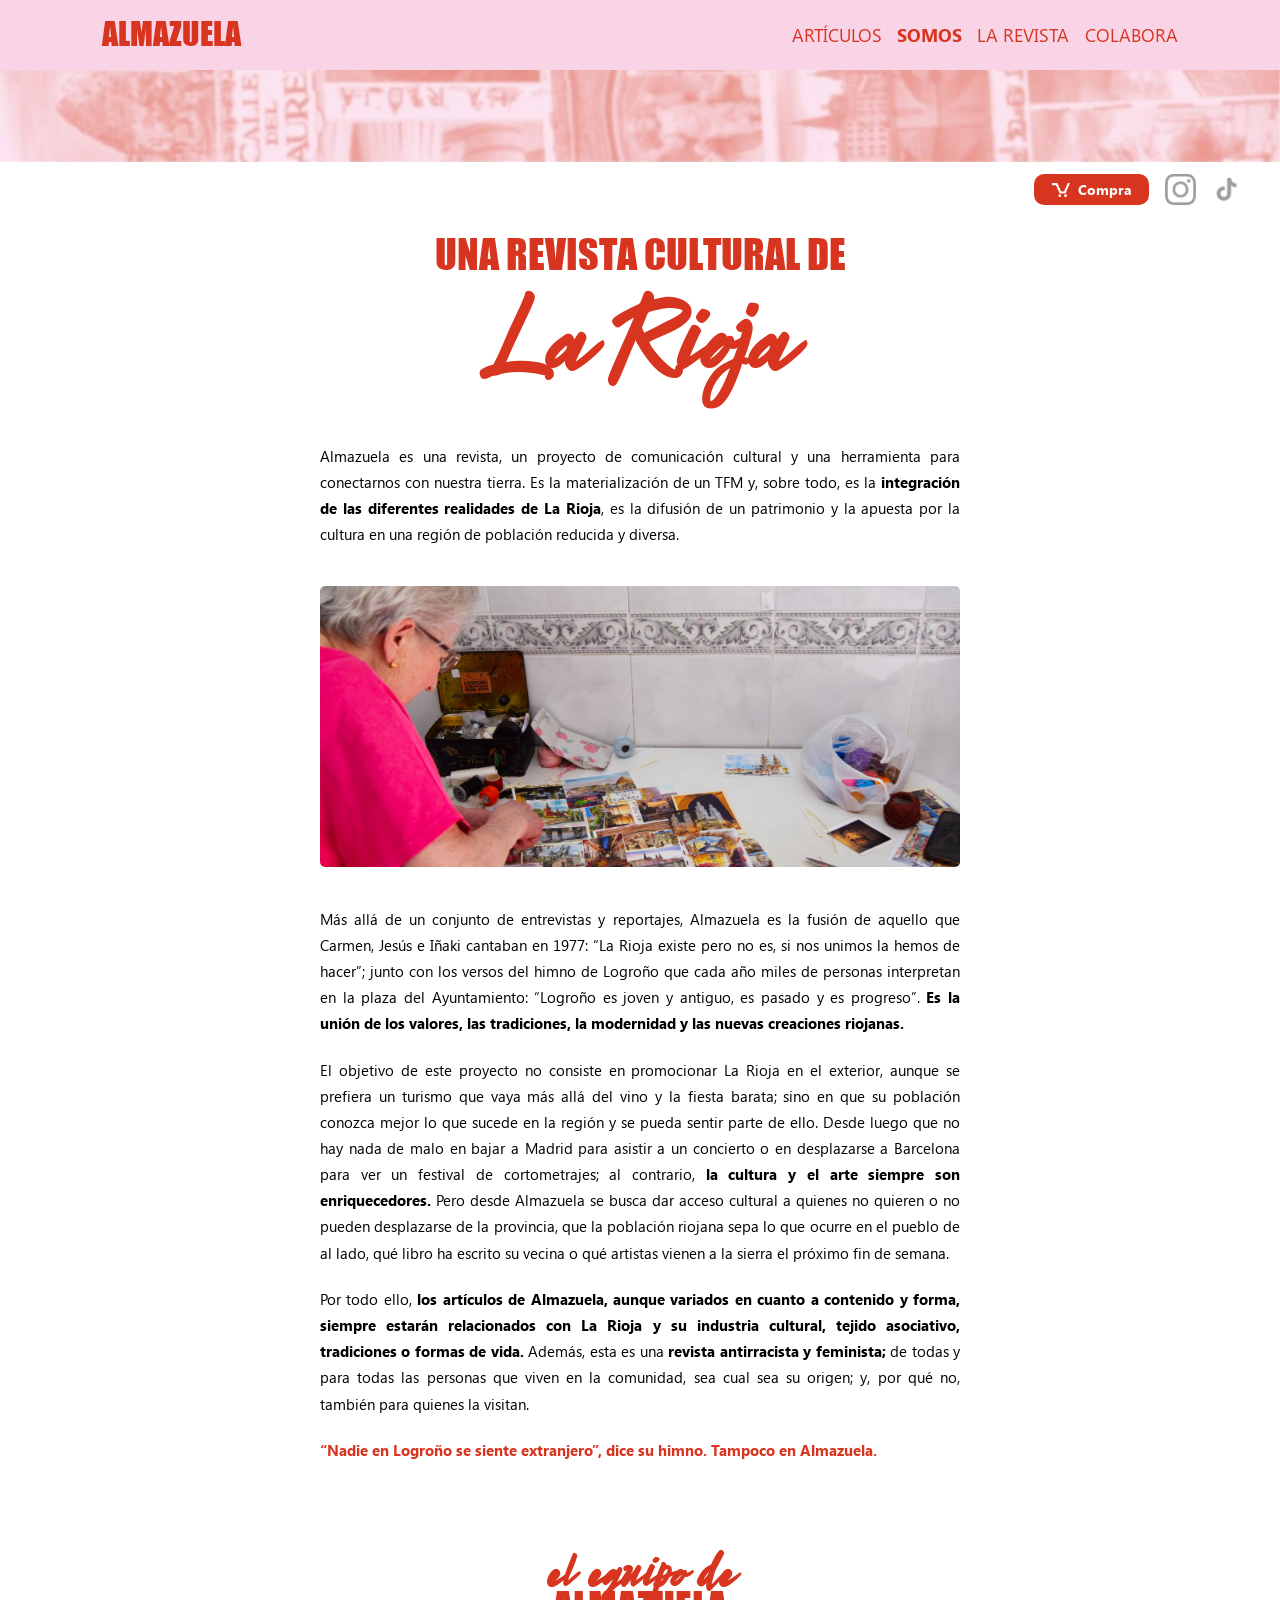
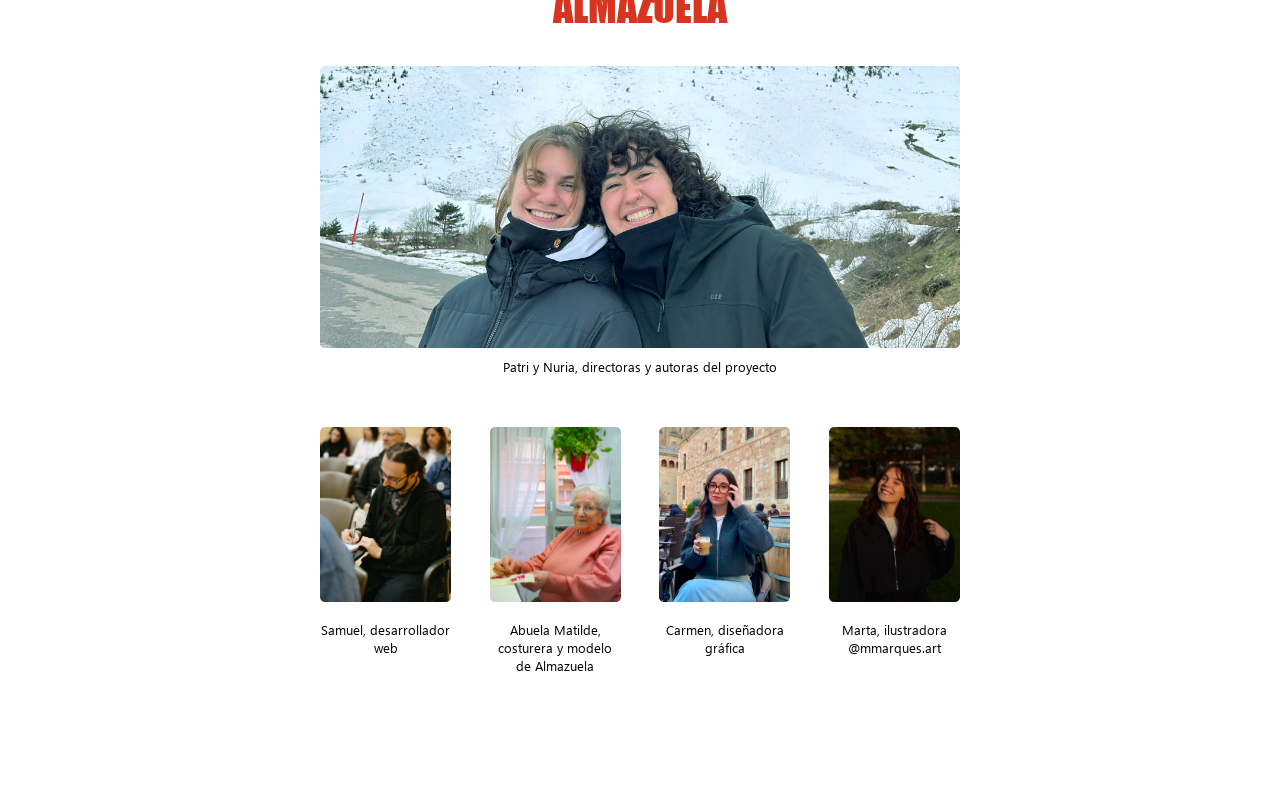
<file: aboutUs.html>
<!DOCTYPE html>
<html lang="es">
<head>
    <meta charset="UTF-8">
    <meta name="viewport" content="width=device-width, initial-scale=1.0" /> 
    <meta name="color-scheme" content="light only">
    <meta name="supported-color-schemes" content="light">

    <title>Somos · Almazuela</title>
    <link rel="icon" type="image/png" href="img/logo128.png">
    <link rel="stylesheet" href="css/styles.css">
</head>

<body>
    <header id="js-header">
        <h1 id="logo">
            <a href="aboutUs.html">ALMAZUELA</a>
        </h1>

        <button class="menu-toggle" id="menuToggle">☰</button>

        <nav id="mobileMenu">
            <a class="headerLink" href="index.html">ARTÍCULOS</a>
            <a class="headerLinkSelected">SOMOS</a>
            <a class="headerLink" href="magazine.html">LA REVISTA</a>
            <a class="headerLink" href="collaborate.html">COLABORA</a>
        </nav>
    </header>

    <div class="flag">
        <img class="flag-img" src="img/Header.png" alt="flag"/>

        <div class="social-bar"> 
            <a href="https://forms.gle/xrF73XdyJ59eAeHt8" class="shop-btn">
                <img src="img/Shop.png" alt="Shop" class="shop-icon">
                <span>Compra</span>
            </a>
            <a href="https://www.instagram.com/almazuelarevista/" target="_blank">
                <img src="img/Instagram.png" alt="Instagram" class="social-icon">
            </a>
            <a href="https://www.tiktok.com/discover/almazuela">
                <img src="img/Tiktok.png" alt="Tiktok" class="social-icon">
            </a>
        </div>
    </div>

    <section class="about-wrapper">

        <h1 class="about-title">UNA REVISTA CULTURAL DE</h1>
        <h1 class="about-title-2">La Rioja</h1>

        <p class="about-body">
            Almazuela es una revista, un proyecto de comunicación cultural y una herramienta para conectarnos con nuestra tierra. Es la materialización de un TFM y, sobre todo, es la <strong>integración de las diferentes realidades de La Rioja</strong>, es la difusión de un patrimonio y la apuesta por la cultura en una región de población reducida y diversa.
        </p>

        <img class="about-image" src="img/aboutus1.png" alt="Nuria y Patri">

        <p class="about-body-2">
            Más allá de un conjunto de entrevistas y reportajes, Almazuela es la fusión de aquello que Carmen, Jesús e Iñaki cantaban en 1977: “La Rioja existe pero no es, si nos unimos la hemos de hacer”; junto con los versos del himno de Logroño que cada año miles de personas interpretan en la plaza del Ayuntamiento: “Logroño es joven y antiguo, es pasado y es progreso”.  
            <strong>Es la unión de los valores, las tradiciones, la modernidad y las nuevas creaciones riojanas.</strong>
        </p>

        <p class="about-body-2">
            El objetivo de este proyecto no consiste en promocionar La Rioja en el exterior, aunque se prefiera un turismo que vaya más allá del vino y la fiesta barata; sino en que su población conozca mejor lo que sucede en la región y se pueda sentir parte de ello. Desde luego que no hay nada de malo en bajar a Madrid para asistir a un concierto o en desplazarse a Barcelona para ver un festival de cortometrajes; al contrario, <strong>la cultura y el arte siempre son enriquecedores.</strong> Pero desde Almazuela se busca dar acceso cultural a quienes no quieren o no pueden desplazarse de la provincia, que la población riojana sepa lo que ocurre en el pueblo de al lado, qué libro ha escrito su vecina o qué artistas vienen a la sierra el próximo fin de semana.
        </p>

        <p class="about-body-2">
            Por todo ello, <strong>los artículos de Almazuela, aunque variados en cuanto a contenido y forma, siempre estarán relacionados con La Rioja y su industria cultural, tejido asociativo, tradiciones o formas de vida.</strong> Además, esta es una <strong>revista antirracista y feminista;</strong> de todas y para todas las personas que viven en la comunidad, sea cual sea su origen; y, por qué no, también para quienes la visitan.
        </p>

        <p class="about-body-3">
            <strong>“Nadie en Logroño se siente extranjero”, dice su himno. Tampoco en Almazuela.</strong>
        </p>

    </section>

    <section class="about-wrapper">

        <h1 class="about-title-3">el equipo de</h1>
        <h1 class="about-title-4">ALMAZUELA</h1>

        <img class="team-leader" src="img/nuriaypatri1.png" alt="Nuria y Patri">
        <p class="team-role">Patri y Nuria, directoras y autoras del proyecto</p>

        <div class="team-section">

            <div class="team-member">
                <img src="img/Samuel.JPG" alt="Samuel">
                <p class="team-role">Samuel, desarrollador web</p>
            </div>

            <div class="team-member">
                <img src="img/matilde.png" alt="Matilde">
                <p class="team-role">Abuela Matilde, costurera y modelo de Almazuela</p>
            </div>

            <div class="team-member">
                <img src="img/Carmen.JPG" alt="Carmen">
                <p class="team-role">Carmen, diseñadora gráfica</p>
            </div>
            
            <div class="team-member">
                <img src="img/marta.jpeg" alt="Marta">
                <p class="team-role">Marta, ilustradora @mmarques.art</p>
            </div>
        </div>

    </section>

    <script src="js/header.js"></script>

</body>
</html>
</file>
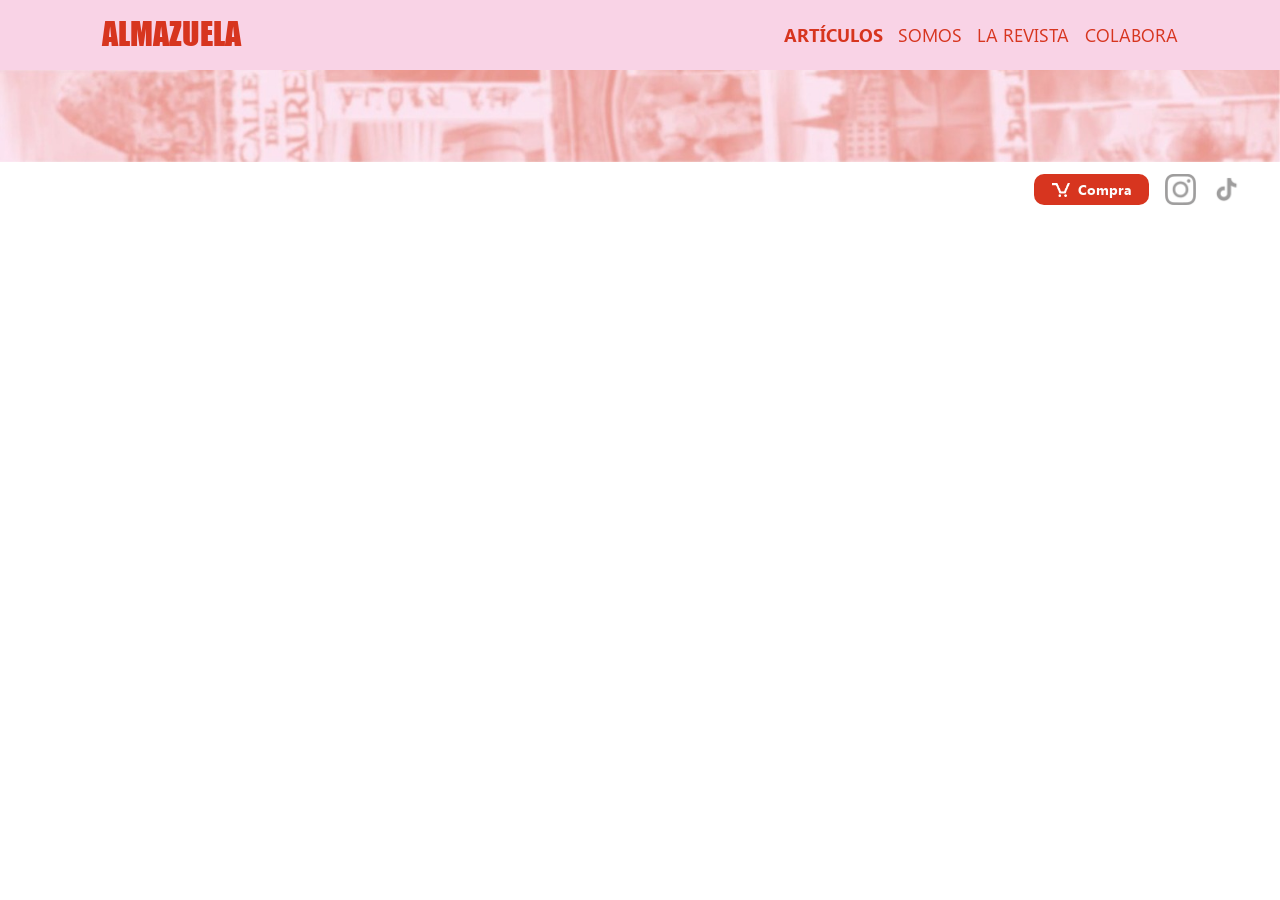
<file: article.html>
<!DOCTYPE html>
<html lang="es">
<head>
    <meta charset="UTF-8">
    <meta name="viewport" content="width=device-width, initial-scale=1.0" /> 
    <meta name="color-scheme" content="light only">
    <meta name="supported-color-schemes" content="light">

    <title>Artículo</title>
    <link rel="stylesheet" href="css/styles.css">
    <link rel="icon" type="image/png" href="img/logo128.png">
</head>

<body>
    <header id="js-header">
        <h1 id="logo">
            <a href="aboutUs.html">ALMAZUELA</a>
        </h1>

        <button class="menu-toggle" id="menuToggle">☰</button>

        <nav id="mobileMenu">
            <a class="headerLinkSelected" href="index.html">ARTÍCULOS</a>
            <a class="headerLink" href="aboutUs.html">SOMOS</a>
            <a class="headerLink" href="magazine.html">LA REVISTA</a>
            <a class="headerLink" href="collaborate.html">COLABORA</a>
        </nav>
    </header>

    <div class="flag">
        <img class="flag-img" src="img/Header.png" alt="flag"/>

        <div class="social-bar"> 
            <a href="https://forms.gle/xrF73XdyJ59eAeHt8" class="shop-btn">
                <img src="img/Shop.png" alt="Shop" class="shop-icon">
                <span>Compra</span>
            </a>
            <a href="https://www.instagram.com/almazuelarevista/" target="_blank">
                <img src="img/Instagram.png" alt="Instagram" class="social-icon">
            </a>
            <a href="https://www.tiktok.com/discover/almazuela">
                <img src="img/Tiktok.png" alt="Tiktok" class="social-icon">
            </a>
        </div>
    </div>

    <div id="article-content" class="article-wrapper"></div>

    <script src="js/header.js"></script>
    <script src="js/data.js"></script>
    <script src="js/article-page.js"></script>


</body>
</html>
</file>
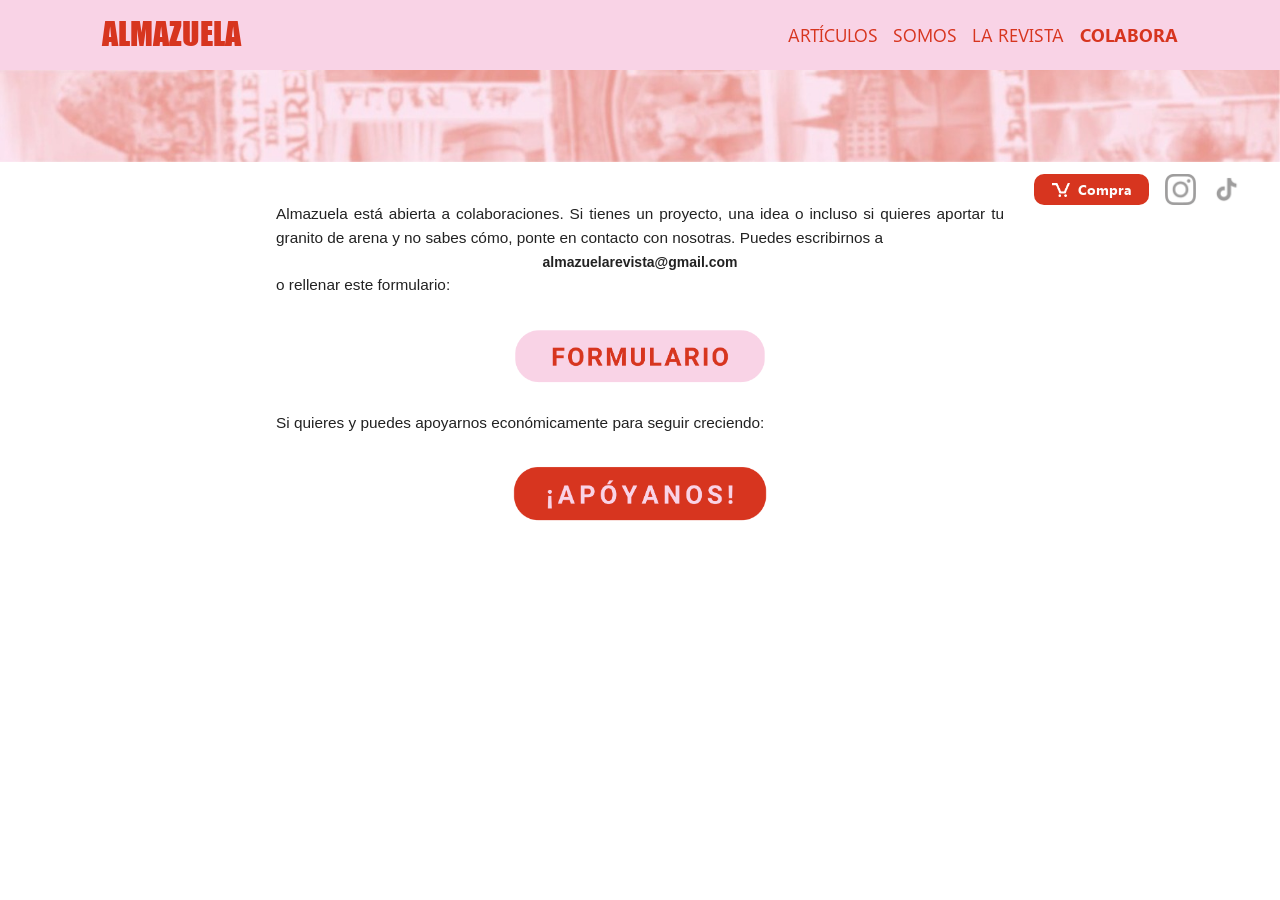
<file: collaborate.html>
<!DOCTYPE html>
<html lang="es">
<head>
  <meta charset="UTF-8">
  <meta name="viewport" content="width=device-width, initial-scale=1.0" /> 
  <meta name="color-scheme" content="light only">
  <meta name="supported-color-schemes" content="light">

  <title>Colabora · Almazuela</title>
  <link rel="stylesheet" href="css/styles.css">
  <link rel="icon" type="image/png" href="img/logo128.png">
</head>

<body>

    <header id="js-header">
        <h1 id="logo">
            <a href="aboutUs.html">ALMAZUELA</a>
        </h1>

        <button class="menu-toggle" id="menuToggle">☰</button>

        <nav id="mobileMenu">
            <a class="headerLink" href="index.html">ARTÍCULOS</a>
            <a class="headerLink" href="aboutUs.html">SOMOS</a>
            <a class="headerLink" href="magazine.html">LA REVISTA</a>
            <a class="headerLinkSelected">COLABORA</a>
        </nav>
    </header>


    <div class="flag">
        <img class="flag-img" src="img/Header.png" alt="flag"/>

        <div class="social-bar"> 
            <a href="https://forms.gle/xrF73XdyJ59eAeHt8" class="shop-btn">
                <img src="img/Shop.png" alt="Shop" class="shop-icon">
                <span>Compra</span>
            </a>
            <a href="https://www.instagram.com/almazuelarevista/" target="_blank">
                <img src="img/Instagram.png" alt="Instagram" class="social-icon">
            </a>
            <a href="https://www.tiktok.com/discover/almazuela">
                <img src="img/Tiktok.png" alt="Tiktok" class="social-icon">
            </a>
        </div>
    </div>

    <main class="collaborate">

        <section class="intro-section">

            <p>
                Almazuela está abierta a colaboraciones. Si tienes un proyecto, una idea o incluso si quieres aportar tu granito de arena y no sabes cómo, ponte en contacto con nosotras. Puedes escribirnos a 
                <a class="collaborate-mail-link" href="mailto:almazuelarevista@gmail.com">almazuelarevista@gmail.com</a> 
                o rellenar este formulario:
            </p>

            <p>
                <a href="https://docs.google.com/forms/d/e/1FAIpQLSdwQsvP6Qo10intQsqFLcWapjdQqp9ve40h-1Vp8QMH3kaOfQ/viewform?usp=publish-editor" target="_blank">
                    <img class="contribute-image" src="img/FORMULARIO1.png" alt="Formulario de contacto">
                </a>
            </p>

            <p>
                Si quieres y puedes apoyarnos económicamente para seguir creciendo:
            </p>

            <p>
                <a href="https://www.paypal.com/ncp/payment/ZNY7BUGHACCYN" target="_blank">
                    <img class="contribute-image" src="img/APÓYANOS1.png" alt="Apóyanos">
                </a>
            </p>

        </section>

        <script src="js/header.js"></script>

    </main>

</body>
</html>
</file>
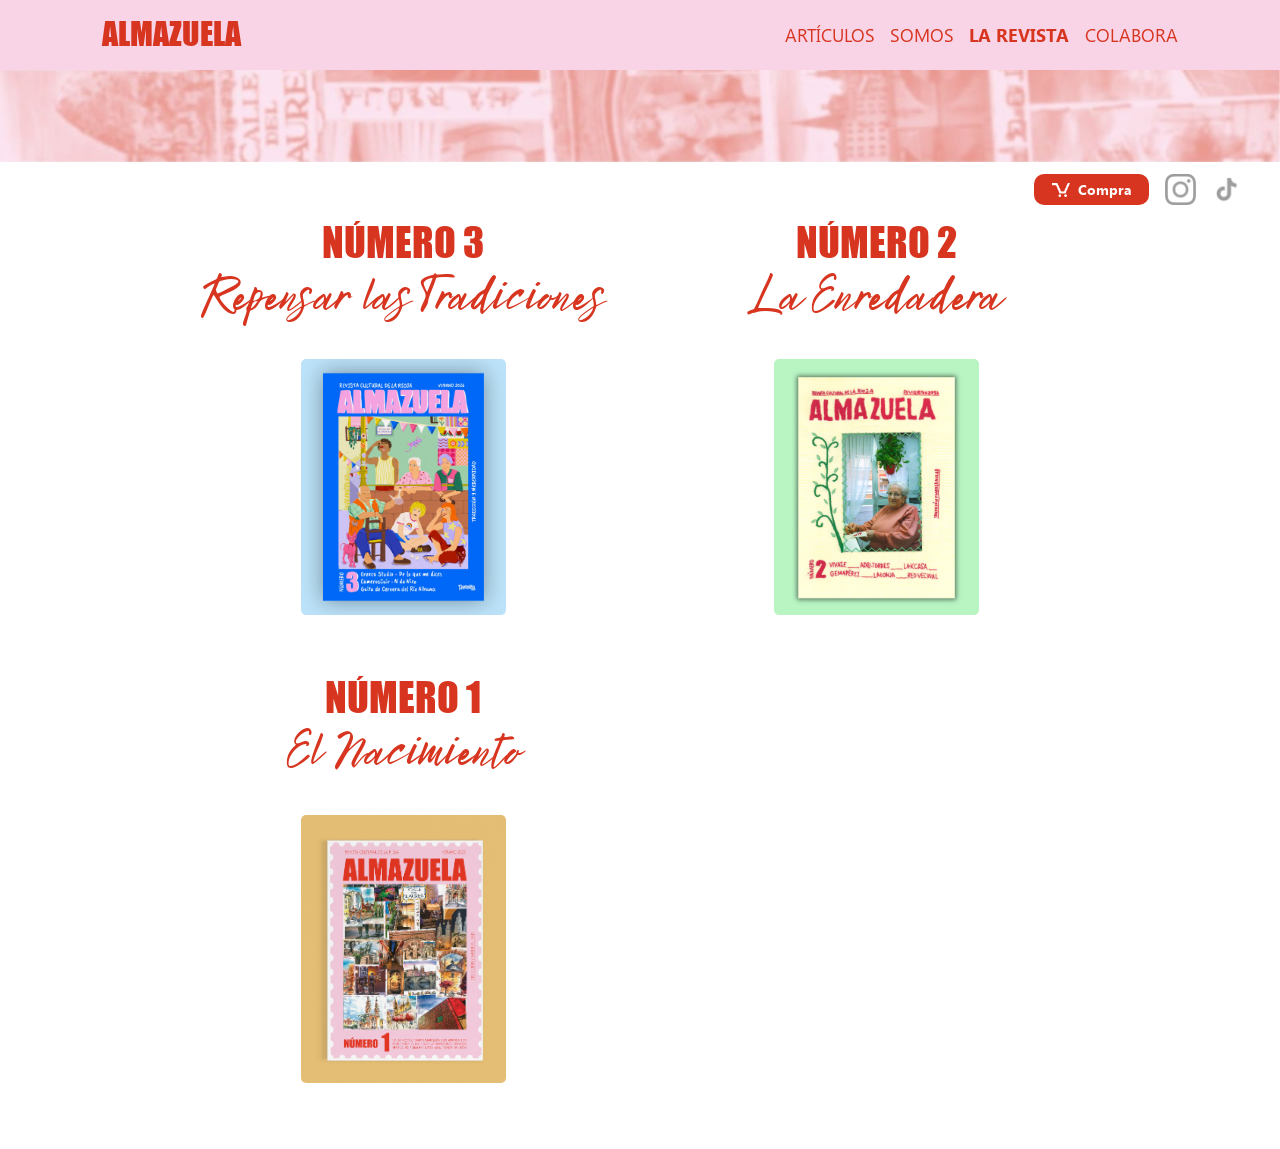
<file: magazine.html>
<!DOCTYPE html>
<html lang="es">
<head>
    <meta charset="UTF-8">
    <meta name="viewport" content="width=device-width, initial-scale=1.0" /> 
    <meta name="color-scheme" content="light only">
    <meta name="supported-color-schemes" content="light">

    <title>La Revista · Almazuela</title>
    <link rel="stylesheet" href="css/styles.css">
    <link rel="icon" type="image/png" href="img/logo128.png">
</head>

<body>
    <header id="js-header">
        <h1 id="logo">
            <a href="aboutUs.html">ALMAZUELA</a>
        </h1>

        <button class="menu-toggle" id="menuToggle">☰</button>

        <nav id="mobileMenu">
            <a class="headerLink" href="index.html">ARTÍCULOS</a>
            <a class="headerLink" href="aboutUs.html">SOMOS</a>
            <a class="headerLinkSelected">LA REVISTA</a>
            <a class="headerLink" href="collaborate.html">COLABORA</a>
        </nav>
    </header>


    <div class="flag">
        <img class="flag-img" src="img/Header.png" alt="flag"/>

        <div class="social-bar"> 
            <a href="https://forms.gle/xrF73XdyJ59eAeHt8" class="shop-btn">
                <img src="img/Shop.png" alt="Shop" class="shop-icon">
                <span>Compra</span>
            </a>
            <a href="https://www.instagram.com/almazuelarevista/" target="_blank">
                <img src="img/Instagram.png" alt="Instagram" class="social-icon">
            </a>
            <a href="https://www.tiktok.com/discover/almazuela">
                <img src="img/Tiktok.png" alt="Tiktok" class="social-icon">
            </a>
        </div>
    </div>

<section class="magazine-wrapper">
    <div id="magazine-container" class="magazine-grid"></div>
</section>


<script src="js/header.js"></script>
<script src="js/load-magazines.js"></script>
<script src="js/magazines.js"></script>

</body>
</html>
</file>
<file: css/styles.css>
/* --------------------------------------------- */
/* RESET + GLOBAL */
/* --------------------------------------------- */

@font-face {
    font-family: "Bright Sunshine";
    src: url("../fonts/BrightSunshineDemo.ttf") format("truetype");
    font-weight: normal;
    font-style: normal;
}

@font-face {
    font-family: "SegoeCustom";
    src: url("../fonts/segoeuithis.ttf") format("truetype");
    font-weight: 400;
}

@font-face {
    font-family: "SegoeCustom";
    src: url("../fonts/segoeuithibd.ttf") format("truetype");
    font-weight: 700;
}

@font-face {
    font-family: "SegoeCustom";
    src: url("../fonts/segoeuithisi.ttf") format("truetype");
    font-weight: 400;
    font-style: italic;
}

@font-face {
    font-family: "SegoeCustom";
    src: url("../fonts/segoeuithisz.ttf") format("truetype");
    font-weight: 300;
}

@font-face {
    font-family: "ImpactCustom";
    src: url("../fonts/impact.ttf") format("truetype");
    font-weight: 400;
    font-style: normal;
}

@font-face {
    font-family: "ImpactCustom";
    src: url("../fonts/Impacted.ttf") format("truetype");
    font-weight: 700;
    font-style: normal;
}

@font-face {
    font-family: "ImpactCustom";
    src: url("../fonts/unicode.impact.ttf") format("truetype");
    font-weight: 400;
    font-style: normal;
}

:root {
    color-scheme: light;
}

html {
    color-scheme: light !important;
    background-color: #ffffff !important;
}

html, body {
    forced-color-adjust: none !important;
    background-color: #ffffff !important;
    color: #000000 !important;
}

html, body, #root, main {
    background: #ffffff !important;
}

*,
*::before,
*::after {
    box-sizing: border-box;
}

body {
    margin: 0;
    padding: 0;
}

a {
    text-decoration: none;
    color: #fcfcfc;
    font-weight: 300;
    transition: color 0.3s;
    font-size: clamp(14px, 0.9vw, 20px);
}

a:hover {
    color: #fff;
}

/* --------------------------------------------- */
/* HEADER */
/* --------------------------------------------- */

header {
    width: 100%;
    height: clamp(70px, 4vw, 100px);
    position: fixed;
    top: 0;
    left: 0;
    z-index: 999;
    background-color: #F9D3E6;
    display: flex;
    align-items: center;
    justify-content: space-between;
    padding: 0 clamp(10px, 2vw, 40px);
}

#logo {
    margin-left: clamp(10px, 3vw, 125px);
    font-family: "ImpactCustom";
    font-size: clamp(32px, 2.4vw, 60px);
    font-weight: 400;
    color: #D7351F;
    line-height: 1;
}

#logo a {
    all: inherit;         
    text-decoration: none;
    display: inline-block;
    cursor: pointer;
}


#mobileMenu {
    display: flex;
    margin-right: clamp(10px, 6vw, 375px);
    gap: clamp(10px, 1.2vw, 30px);
}

#mobileMenu a {
    font-family: "SegoeCustom";
    font-size: clamp(18px, 1.2vw, 24px);
    color: #D7351F;
    font-weight: 400;
}

.headerLinkSelected {
    font-weight: 800 !important;
} 

.menu-toggle {
    display: none;
    background: none;
    border: none;
    font-size: clamp(28px, 1.6vw, 40px);
    color: #D7351F;
    cursor: pointer;
    margin-right: clamp(10px, 2vw, 40px);
}

/* HEADER SCROLL */

header.smaller {
    height: clamp(60px, 3vw, 75px);
}

header.smaller #logo {
    font-size: clamp(24px, 1.4vw, 35px);
}

header.smaller #mobileMenu a {
    line-height: clamp(30px, 2vw, 75px);
}

/* --------------------------------------------- */
/* SOCIAL BAR */
/* --------------------------------------------- */

.social-bar {
    position: absolute;
    top: 100%;
    right: clamp(10px, 3vw, 80px);
    margin-top: clamp(10px, 1vw, 20px);
    display: flex;
    align-items: center;
    gap: clamp(10px, 1.2vw, 20px);
    --bar-size: clamp(30px, 2.4vw, 44px);
}

.social-icon {
    display: block;
    width: var(--bar-size);
    height: var(--bar-size);
    object-fit: contain;
    cursor: pointer;
    transition: transform 0.2s;
    border-radius: clamp(2px, 0.4vw, 6px);
}

.social-icon:hover {
    transform: scale(1.15);
}

.shop-btn {
    display: flex;
    align-items: center;
    gap: clamp(6px, 0.6vw, 10px);
    height: var(--bar-size);
    background-color: #D7351F;
    padding: 0 clamp(14px, 1.4vw, 22px);
    border-radius: clamp(4px, 2vw, 10px);
    text-decoration: none;
    transition: background-color 0.2s, transform 0.2s;
}

.shop-btn:hover {
    background-color: #b62c19;
    transform: scale(1.05);
}

.shop-btn span {
    font-family: "SegoeCustom";
    font-weight: 700;
    font-size: clamp(14px, 0.9vw, 18px);
    color: #fcfcfc;
    line-height: 1;
}

.shop-icon {
    width: clamp(16px, 1.4vw, 24px);
    height: clamp(16px, 1.4vw, 24px);
    object-fit: contain;
}

/* --------------------------------------------- */
/* FLAG SECTION */
/* --------------------------------------------- */

.flag {
    position: relative;
    margin-top: clamp(40px, 3vw, 70px);
    width: 100%;
    z-index: 1;
}

.flag-img {
    width: 100%;
    height: auto;
    display: block;
}

/* --------------------------------------------- */
/* SELECTOR SUPERIOR */
/* --------------------------------------------- */

.selector {
    margin: clamp(20px, 3vw, 40px) auto clamp(10px, 2vw, 20px) auto;
    width: 90%;
    display: flex;
    gap: clamp(20px, 3vw, 40px);
    padding-bottom: clamp(6px, 0.6vw, 12px);
    border-bottom: clamp(3px, 0.6vw, 6px) solid #D7351F;
}

.selector-btn {
    background: none;
    border: none;
    font-size: clamp(16px, 1.2vw, 22px);
    font-family: 'SegoeCustom';
    color: #888;
    cursor: pointer;
    padding: 0;
    transition: color 0.2s ease;
}

.selector-btn:hover {
    color: #D7351F;
}

.selector-btn.active {
    color: #D7351F;
}

/* --------------------------------------------- */
/* ARTICLES GRID */
/* --------------------------------------------- */

.articles-grid {
    width: 90%;
    margin: 0 auto;
    display: grid;
    grid-template-columns: repeat(3, 1fr);
    gap: clamp(20px, 3vw, 40px);
}

.articles {
    cursor: pointer;
    font-family: "SegoeCustom";
}

.articles img {
    width: 100%;
    height: auto;
    border-radius: clamp(2px, 0.4vw, 6px);
}

.articles .meta {
    font-size: clamp(12px, 0.8vw, 14px);
    color: #555;
    margin-top: clamp(4px, 0.6vw, 8px);
}

.articles .titulo {
    font-size: clamp(16px, 1.2vw, 20px);
    font-weight: bold;
    margin-top: clamp(6px, 0.8vw, 10px);
}

/* --------------------------------------------- */
/* ARTICLE PAGE */
/* --------------------------------------------- */

.article-wrapper {
    width: clamp(260px, 33%, 900px);
    margin: clamp(60px, 6vw, 90px) auto clamp(40px, 4vw, 60px);
    font-family: "SegoeCustom";
    color: black;
}

.article-title {
    font-size: clamp(28px, 2vw, 36px);
    font-weight: 700;
    margin-bottom: clamp(6px, 0.8vw, 10px);
}

.article-meta {
    font-size: clamp(12px, 0.8vw, 14px);
    color: #777;
    margin-bottom: clamp(15px, 1.6vw, 25px);
}

.article-subtitle {
    font-size: clamp(13px, 1.6vw, 16px);
    font-weight: 700;
    color: #D7351F;
    margin-bottom: clamp(10px, 1.2vw, 20px);
}

.article-body {
    font-size: clamp(14px, 1.2vw, 18px);
    line-height: 1.6;
    margin-bottom: clamp(20px, 2vw, 30px);
}

.article-image {
    width: 100%;
    margin-bottom: clamp(4px, 0.6vw, 5px);
}

.article-caption {
    font-size: clamp(12px, 0.8vw, 14px);
    font-style: italic;
    color: #555;
    margin-bottom: clamp(20px, 3vw, 40px);
}

/* --------------------------------------------- */
/* CAROUSEL */
/* --------------------------------------------- */

.carousel {
    position: relative;
    width: 100%;
    max-width: clamp(200px, 16vw, 420px);
    margin: clamp(10px, 1.2vw, 20px) auto 0;
    user-select: none;
}

.carousel-track {
    position: relative;
    width: 100%;
}

.carousel-slide {
    display: none;
    flex-direction: column;
    align-items: center;
}

.carousel-slide.active {
    display: flex;
}

.carousel-slide img {
    width: 100%;
    height: auto;
    border-radius: clamp(2px, 0.4vw, 6px);
    object-fit: cover;
    transition: opacity 0.3s ease;
}

.carousel-caption {
    font-size: clamp(12px, 0.8vw, 14px);
    font-style: italic;
    color: #555;
    margin-top: clamp(4px, 0.5vw, 8px);
    text-align: center;
    font-family: "SegoeCustom", sans-serif;
}

.carousel-btn {
    position: absolute;
    top: 40%;
    transform: translateY(-50%);
    background: rgba(215, 53, 31, 0.75);
    border: none;
    color: #fff;
    font-size: clamp(18px, 1.5vw, 28px);
    width: clamp(24px, 2vw, 36px);
    height: clamp(24px, 2vw, 36px);
    border-radius: 50%;
    cursor: pointer;
    display: flex;
    align-items: center;
    justify-content: center;
    transition: background 0.2s;
    z-index: 2;
    line-height: 1;
}

.carousel-btn:hover {
    background: #D7351F;
}

.carousel-prev { left: clamp(-14px, -1.2vw, -20px); }
.carousel-next { right: clamp(-14px, -1.2vw, -20px); }

.carousel-dots {
    display: flex;
    justify-content: center;
    gap: clamp(5px, 0.5vw, 8px);
    margin-top: clamp(6px, 0.8vw, 10px);
}

.carousel-dot {
    width: clamp(6px, 0.5vw, 9px);
    height: clamp(6px, 0.5vw, 9px);
    border-radius: 50%;
    background: #ccc;
    cursor: pointer;
    transition: background 0.2s;
}

.carousel-dot.active {
    background: #D7351F;
}

.article-carousel {
    max-width: 100%;
    margin: clamp(10px, 1.5vw, 20px) auto clamp(4px, 0.6vw, 8px);
}

/* --------------------------------------------- */
/* MAGAZINE */
/* --------------------------------------------- */

.magazine-wrapper {
    width: clamp(300px, 70%, 1800px);
    margin: clamp(40px, 5vw, 80px) auto clamp(30px, 4vw, 60px);
    font-family: "SegoeCustom";
    color: black;
    text-align: center;
}

.magazine-grid {
    display: grid;
    grid-template-columns: 1fr 1fr;
    gap: clamp(30px, 4vw, 60px);
}

.magazine-item {
    text-align: center;
}

.magazine-number {
    font-size: clamp(40px, 3vw, 70px);
    font-weight: 500;
    font-family: "ImpactCustom", Haettenschweiler, 'Arial Narrow Bold', sans-serif;
    color: #D7351F;
    margin-bottom: 0;
}

.magazine-name {
    font-family: "Bright Sunshine", "SegoeCustom", sans-serif;
    font-size: clamp(40px, 4vw, 70px);
    font-weight: normal;
    color: #D7351F;
    margin-top: 0;
    margin-bottom: clamp(10px, 2vw, 30px);
}

.magazine-image {
    width: 100%;
    max-width: clamp(200px, 16vw, 420px);
    height: auto;
    margin: 0 auto clamp(10px, 1.2vw, 15px);
    display: block;
    object-fit: contain;
    transition: transform 0.3s ease;
    border-radius: clamp(2px, 0.4vw, 6px);
}

.magazine-image:hover {
    transform: scale(1.05);
}

.magazine-link {
    font-size: clamp(14px, 1.2vw, 18px);
    color: #D7351F;
    text-decoration: none;
    font-weight: 600;
}

/* --------------------------------------------- */
/* ABOUT US */
/* --------------------------------------------- */

.about-wrapper {
    width: clamp(300px, 50%, 1250px);
    margin: clamp(60px, 6vw, 90px) auto clamp(40px, 4vw, 60px);
    font-family: "SegoeCustom";
    color: black;
    text-align: center;
}

.about-title {
    font-size: clamp(40px, 3vw, 70px);
    font-weight: 500;
    font-family: "ImpactCustom", Haettenschweiler, 'Arial Narrow Bold', sans-serif;
    color: #D7351F;
    margin-bottom: 0;
}

.about-title-2 {
    font-family: "Bright Sunshine", "SegoeCustom", sans-serif;
    font-size: clamp(80px, 8vw, 200px);
    color: #D7351F;
    margin-top: 0;
    margin-bottom: clamp(10px, 2vw, 30px);
}

.about-title-3 {
    font-family: "Bright Sunshine", "SegoeCustom", sans-serif;
    font-size: clamp(50px, 4vw, 100px);
    color: #D7351F;
    margin-top: 0;
    margin-bottom: clamp(-20px, -1vw, -30px);
}

.about-title-4 {
    font-size: clamp(40px, 3vw, 70px);
    font-weight: 500;
    font-family: "ImpactCustom", Haettenschweiler, 'Arial Narrow Bold', sans-serif;
    color: #D7351F;
    margin-top: clamp(-20px, -1vw, -30px);
    margin-bottom: clamp(20px, 3vw, 40px);
}

.about-body,
.about-body-2,
.about-body-3 {
    font-size: clamp(14px, 1.2vw, 20px);
    line-height: 1.7;
    margin-bottom: clamp(15px, 1.6vw, 25px);
    text-align: justify;
    margin-left: auto;
    margin-right: auto;
}

.about-body-3 {
    color: #D7351F;
}

.about-image {
    width: 100%;
    height: clamp(250px, 22vw, 550px);
    object-fit: cover;
    display: block;
    margin: clamp(20px, 3vw, 40px) 0;
    border-radius: clamp(2px, 0.4vw, 6px);
}

/* --------------------------------------------- */
/* TEAM SECTION */
/* --------------------------------------------- */

.team-section {
    width: 100%;
    margin: clamp(40px, 4vw, 60px) auto clamp(80px, 8vw, 120px);
    display: grid;
    grid-template-columns: repeat(4, 1fr);
    gap: clamp(20px, 3vw, 40px);
}

.team-leader {
    width: 100%;
    height: clamp(250px, 22vw, 550px);
    object-fit: cover;
    display: block;
    margin-top: clamp(20px, 3vw, 40px);
    margin-bottom: clamp(6px, 0.8vw, 10px);
    border-radius: clamp(2px, 0.4vw, 6px);
}

.team-member {
    width: 100%;
    text-align: center;
    font-family: "SegoeCustom";
}

.team-member img {
    width: 100%;
    aspect-ratio: 3 / 4;
    object-fit: cover;
    border-radius: clamp(2px, 0.4vw, 6px);
    margin-bottom: clamp(6px, 0.8vw, 10px);
}

.team-role {
    font-size: clamp(12px, 1vw, 16px);
    line-height: 1.4;
    margin-top: clamp(4px, 0.6vw, 5px);
}

/* --------------------------------------------- */
/* COLLABORATE */
/* --------------------------------------------- */

.collaborate {
    width: clamp(300px, 60vw, 1500px);
    margin: clamp(20px, 4vw, 40px) auto;
    padding: 0 clamp(10px, 2vw, 20px);
    font-family: "Inter", sans-serif;
    color: #222;
}

.collaborate-mail-link {
    color: inherit;
    font-weight: 700;
    text-decoration: none;
}

.intro-section p {
    font-size: clamp(14px, 1.2vw, 20px);
    line-height: 1.6;
    margin-bottom: clamp(10px, 2vw, 20px);
    text-align: justify;
}

.intro-section a {
    display: block;
    text-align: center;
}

.contribute-image {
    width: clamp(120px, 35%, 600px);
    margin-top: clamp(6px, 1vw, 10px);
    border-radius: clamp(2px, 0.4vw, 6px);
}

/* --------------------------------------------- */
/* MOBILE BREAKPOINT */
/* --------------------------------------------- */

@media (max-width: 1000px)
{
    .social-bar {
        position: static;
        display: flex;          
        justify-content: flex-end;
        margin-top: clamp(10px, 3vw, 20px);
        width: 100%;
        padding-right: clamp(10px, 3vw, 20px);
    }
}

@media (max-width: 900px) {

    .menu-toggle {
        display: flex;
        align-items: center;
        z-index: 1001;
    }

    #mobileMenu {
        position: fixed;
        top: clamp(70px, 4vw, 100px); 
        left: 0;
        width: 100%;
        background: #F9D3E6;
        flex-direction: column;
        align-items: center;
        gap: clamp(10px, 3vw, 20px);
        padding: clamp(10px, 3vw, 20px) 0;
        display: none;
        margin-right: 0;
        z-index: 1000;
    }

    #mobileMenu.open {
        display: flex;
    }

    #mobileMenu a {
        font-size: clamp(18px, 4vw, 26px);
        line-height: 1.4;
    }

    .flag {
        margin-top: clamp(70px, 8vw, 100px);
    }

    .flag-img {
        width: 100%;
        height: auto;
        display: block;
    }

    header.menu-open {
        height: clamp(70px, 4vw, 100px);
    }

    header.menu-open #logo {
        font-size: clamp(32px, 2.4vw, 60px); 
    }

    .team-section {
        grid-template-columns: repeat(2, 1fr);
    }

    .team-member {
        width: 100%;
        text-align: center;
        display: flex;
        flex-direction: column;
        align-items: center;
    }

    .team-member img {
        width: 100%;
        aspect-ratio: 3 / 4;   
        object-fit: cover;
        border-radius: clamp(2px, 0.4vw, 6px);
        flex-shrink: 0;        
    }

    .team-role {
        margin-top: clamp(6px, 1vw, 10px);
        min-height: 3.5em;     
        display: flex;
        align-items: center;
        justify-content: center;
    }

    .about-wrapper,
    .magazine-wrapper,
    .article-wrapper,
    .collaborate,
    .selector,
    .articles-grid {
        width: 80% !important; 
        margin-left: auto;
        margin-right: auto;
    }

    .about-wrapper,
    .magazine-wrapper,
    .article-wrapper {
        max-width: none;
        margin: clamp(30px, 3vw, 45px) auto clamp(18px, 1.8vw, 30px);
    }

    .magazine-grid {
        grid-template-columns: 1fr;
    }

    .articles-grid {
        grid-template-columns: 1fr;
    }
}
</file>
